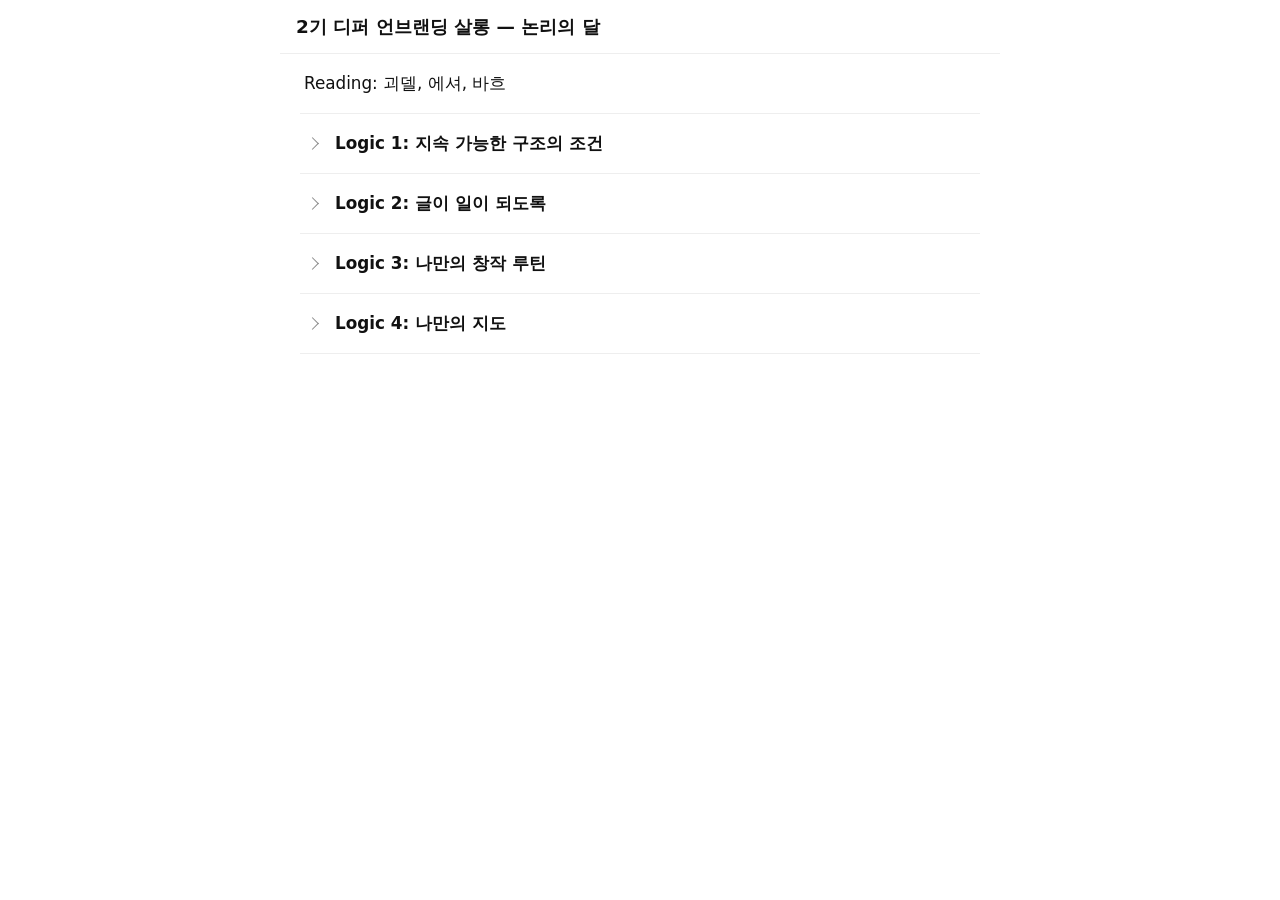
<file: index.html>
<!doctype html>
<html lang="ko">
<head>
  <meta charset="utf-8">
  <meta name="viewport" content="width=device-width, initial-scale=1">
  <title>강의 영상 게시판</title>
  <link rel="stylesheet" href="style.css">
</head>
<body>
  <header class="bar">
    <a id="back" class="icon" href="#" aria-label="목록으로" hidden>
      <svg viewBox="0 0 24 24"><path d="M20 12H5M11 5l-7 7 7 7"/></svg>
    </a>
    <h1 id="board" class="board">강의 영상 게시판</h1>
    <button id="done" class="icon check" type="button" aria-label="시청 완료 표시" aria-pressed="false" hidden>
      <svg viewBox="0 0 24 24"><rect x="3" y="3" width="18" height="18" rx="5"/><path class="tick" d="M8 12.5l3 3 5-6"/></svg>
    </button>
  </header>

  <main>
    <!-- 목록 -->
    <ul id="list" class="list"></ul>

    <!-- 글 보기 -->
    <article id="post" hidden>
      <h2 id="post-title" class="title"></h2>
      <div id="post-body" class="body"></div>
      <nav class="prevnext">
        <a id="prev" href="#">‹&nbsp; 이전</a>
        <a id="next" href="#">다음 &nbsp;›</a>
      </nav>
    </article>

    <p id="error" class="error" hidden></p>
  </main>

  <script src="app.js"></script>
</body>
</html>
</file>
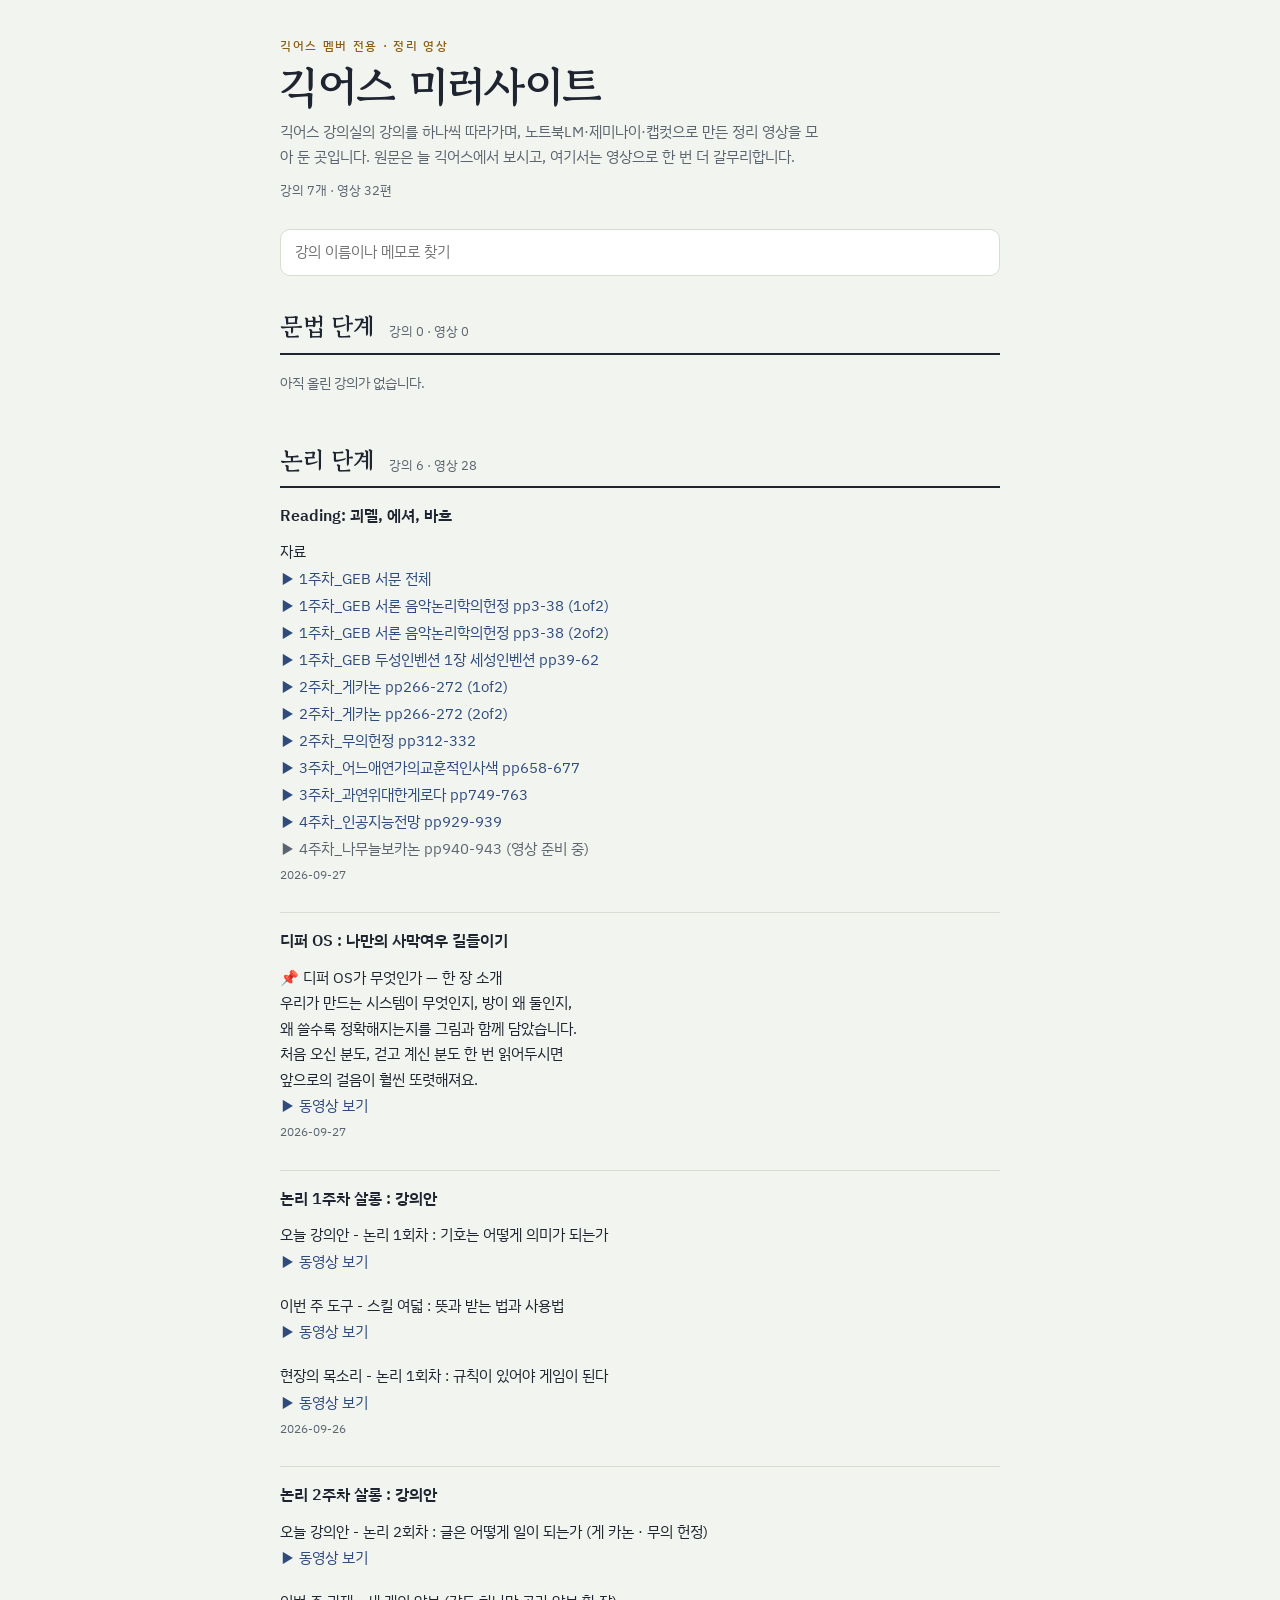
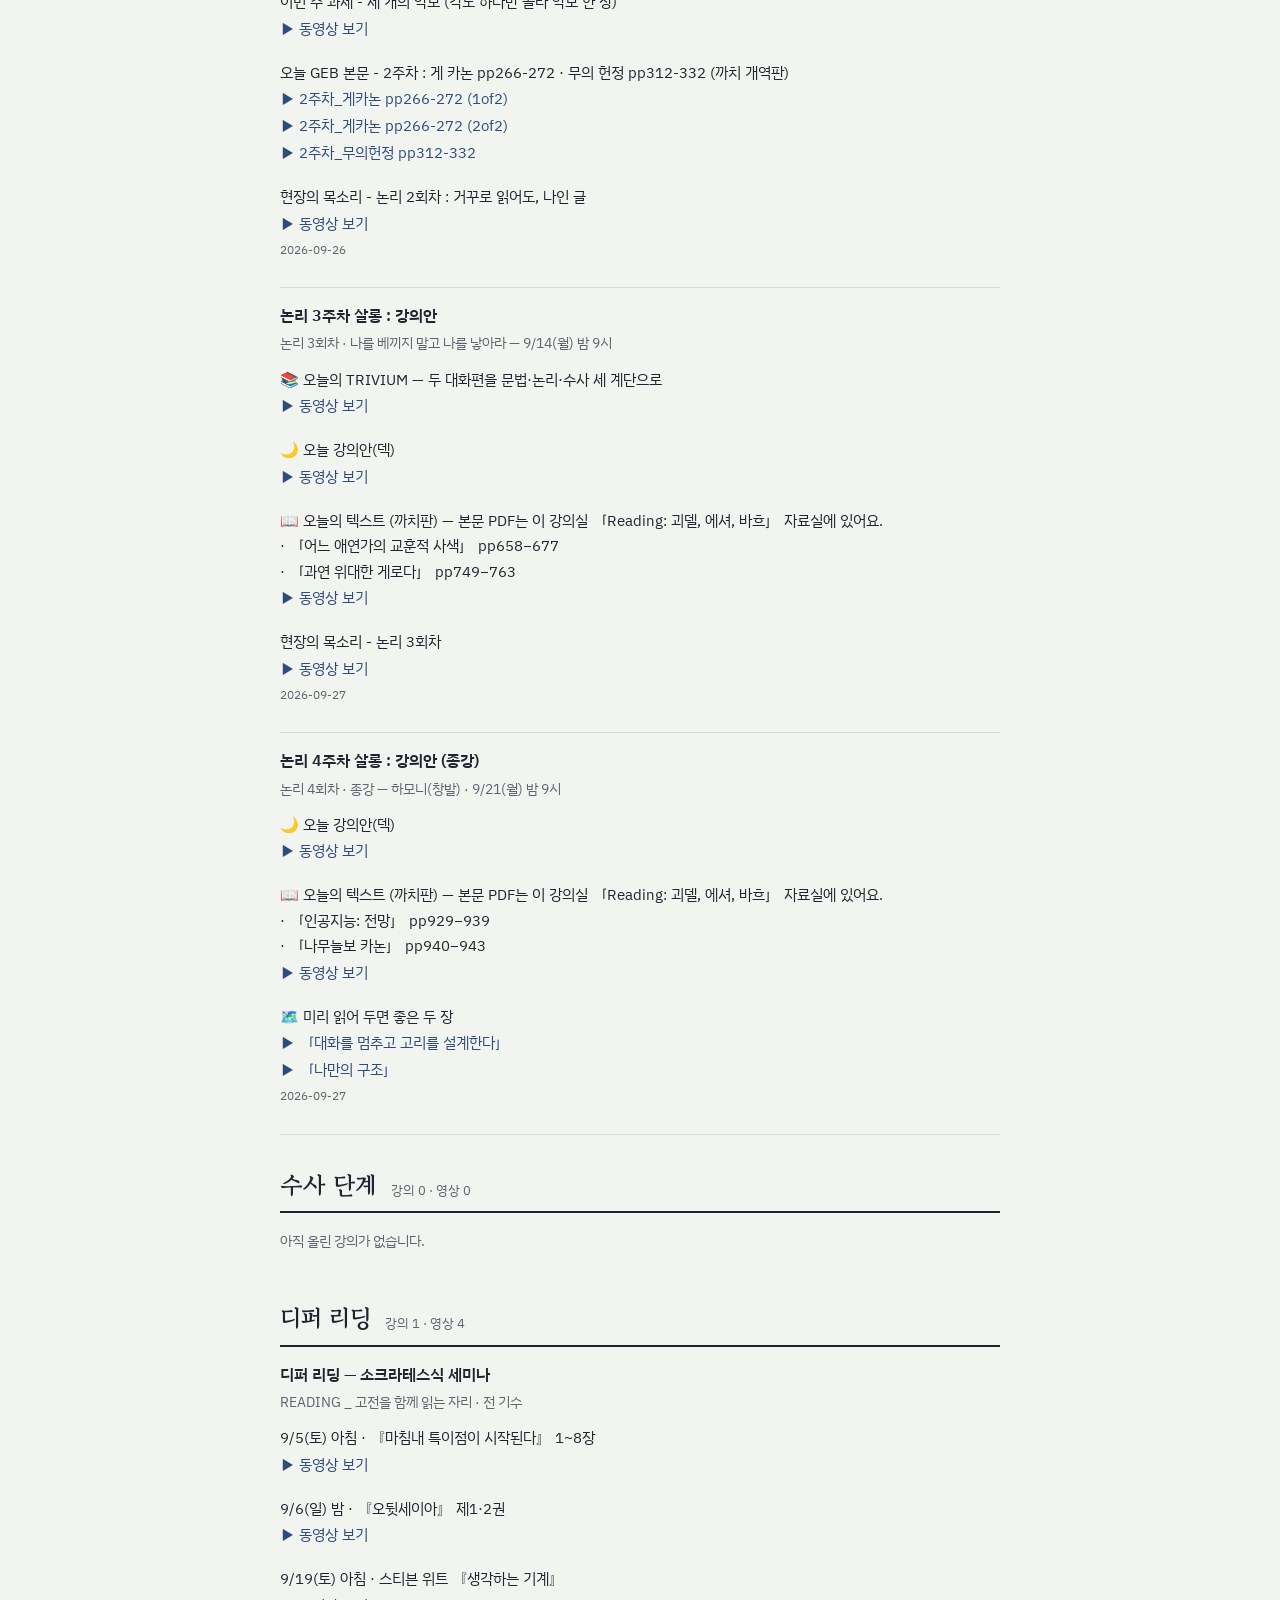
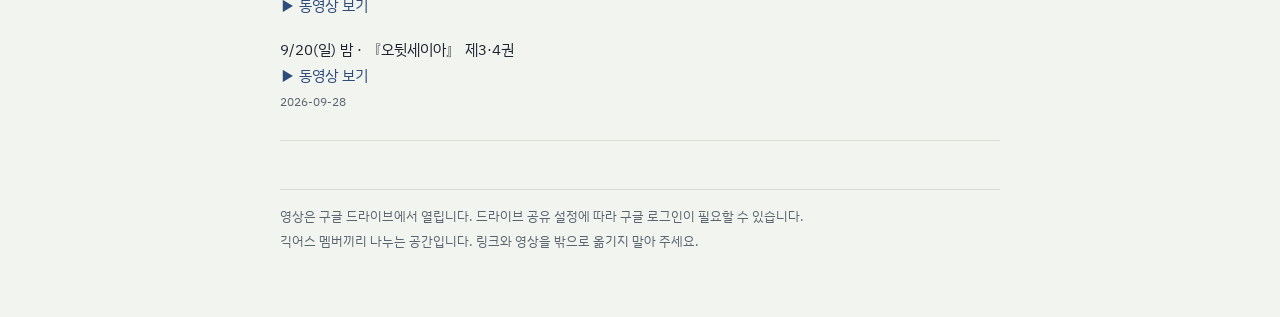
<file: backup/geekus-mirror/index.html>
<!doctype html><html><head><meta charset=utf8><meta name=viewport content="width=device-width,initial-scale=1,viewport-fit=cover"><style>:root{color-scheme:light;box-sizing:border-box;padding-top:env(safe-area-inset-top,0px);padding-bottom:env(safe-area-inset-bottom,0px)}html{scroll-padding-top:env(safe-area-inset-top,0px)}body{margin:0;padding:0;font:14px -apple-system,BlinkMacSystemFont,sans-serif;background:#faf9f5;color:#141413}img{max-width:100%}[hidden]:not([hidden=until-found i]){display:none!important}</style></head><body>
<title>긱어스 미러사이트</title>
<link rel="stylesheet" href="https://fonts.googleapis.com/css2?family=Gowun+Batang:wght@400;700&family=IBM+Plex+Sans+KR:wght@400;500;600&display=swap">
<style id="galmuri-style">
:root{
  --bg:#F2F4EF; --surface:#FFFFFF; --ink:#1E2530; --muted:#5B6570; --line:#D8DDD4;
  --accent:#2E4B7C; --accent-ink:#FFFFFF; --accent-soft:#E3E9F3;
  --grain:#8A5E14; --grain-bg:#F3E7CD; --danger:#A33A2E; --focus:#2E4B7C;
  --serif:"Gowun Batang","Nanum Myeongjo","Batang",serif;
  --sans:"IBM Plex Sans KR","Malgun Gothic","Apple SD Gothic Neo",system-ui,sans-serif;
  padding-top:env(safe-area-inset-top,0px); padding-bottom:env(safe-area-inset-bottom,0px);
}
@media (prefers-color-scheme: dark){
  :root:not([data-theme="light"]){
    --bg:#12161C; --surface:#1A2029; --ink:#E6E9ED; --muted:#9BA4AF; --line:#2B333E;
    --accent:#93B2E8; --accent-ink:#0F1720; --accent-soft:#1F2B40;
    --grain:#E2B862; --grain-bg:#36301F; --danger:#E88C80; --focus:#93B2E8;
    color-scheme:dark;
  }
}
:root[data-theme="dark"]{
  --bg:#12161C; --surface:#1A2029; --ink:#E6E9ED; --muted:#9BA4AF; --line:#2B333E;
  --accent:#93B2E8; --accent-ink:#0F1720; --accent-soft:#1F2B40;
  --grain:#E2B862; --grain-bg:#36301F; --danger:#E88C80; --focus:#93B2E8;
  color-scheme:dark;
}
*{box-sizing:border-box}
[hidden]{display:none!important}
body{margin:0;background:var(--bg);color:var(--ink);font:15px/1.65 var(--sans);-webkit-font-smoothing:antialiased}
.wrap{max-width:760px;margin:0 auto;padding-inline:20px;padding-block:40px 64px}
a{color:var(--accent)}
button,input,textarea,select{font:inherit;color:inherit}
:focus-visible{outline:2px solid var(--focus);outline-offset:2px;border-radius:6px}

.head{display:grid;gap:10px;margin-bottom:28px}
.mark{font:500 12px/1 var(--sans);letter-spacing:.14em;color:var(--grain);text-transform:uppercase}
.head h1{font:700 44px/1.1 var(--serif);margin:0;letter-spacing:-.01em}
.head p{margin:0;color:var(--muted);max-width:60ch}
.tally{font-variant-numeric:tabular-nums;color:var(--muted);font-size:13px}

.bar{display:flex;flex-wrap:wrap;gap:10px;align-items:center;margin-bottom:24px}
.search{flex:1 1 220px;min-width:0;border:1px solid var(--line);background:var(--surface);border-radius:10px;padding:10px 14px}
.btn{border:1px solid var(--line);background:var(--surface);border-radius:10px;padding:9px 14px;cursor:pointer;white-space:nowrap;text-decoration:none;display:inline-flex;align-items:center;gap:6px;font-size:14px}
.btn:hover{border-color:var(--accent)}
.btn.primary{background:var(--accent);color:var(--accent-ink);border-color:var(--accent)}
.btn.video{background:var(--grain-bg);color:var(--grain);border-color:transparent;font-weight:600}
.btn.video:hover{border-color:var(--grain)}
.btn.ghost{background:transparent}
.btn.danger{color:var(--danger)}
.btn[disabled],.btn.off{opacity:.5;cursor:default;pointer-events:none}

.notice{border:1px dashed var(--grain);background:var(--grain-bg);color:var(--ink);border-radius:12px;padding:12px 14px;margin-bottom:20px;display:flex;flex-wrap:wrap;gap:10px;align-items:center;justify-content:space-between}
.notice span{flex:1 1 240px}

.group{margin-top:34px}
.ghead{display:flex;flex-wrap:wrap;align-items:baseline;gap:8px 14px;padding-bottom:10px;border-bottom:2px solid var(--ink)}
.ghead h2{font:700 24px/1.3 var(--serif);margin:0;text-wrap:balance}
.ghead .count{color:var(--muted);font-size:13px;font-variant-numeric:tabular-nums}
.ghead .tools{margin-left:auto;display:flex;gap:6px;flex-wrap:wrap}
.lecs{list-style:none;margin:0;padding:0}
.lec{display:grid;grid-template-columns:1fr;gap:10px;align-items:start;padding:16px 0;border-bottom:1px solid var(--line)}
.lec h3{font:600 16px/1.45 var(--sans);margin:0;text-wrap:balance}
.lec .memo{margin:4px 0 0;color:var(--muted);font-size:14px;white-space:pre-wrap;overflow-wrap:anywhere}
.lec .date{font-size:12px;color:var(--muted);font-variant-numeric:tabular-nums}
.lec .sample{display:inline-block;font-size:11px;letter-spacing:.06em;border:1px solid var(--line);border-radius:999px;padding:1px 8px;margin-left:6px;color:var(--muted);vertical-align:2px}
.acts{display:flex;gap:8px;flex-wrap:wrap;justify-content:flex-start}
.editbar .acts{justify-content:flex-end}
.empty{color:var(--muted);padding:16px 0;margin:0;font-size:14px}
.items{display:grid;gap:18px;margin-top:12px}
.item p{margin:0;font-size:15px;line-height:1.7;overflow-wrap:anywhere;white-space:pre-line}
.vlink{display:block;width:fit-content;max-width:100%;color:var(--accent);text-decoration:none;font-size:15px;line-height:1.8;overflow-wrap:anywhere}
.vlink:hover{text-decoration:underline}
.vlink.off{color:var(--muted)}

.form{background:var(--surface);border:1px solid var(--accent);border-radius:14px;padding:18px;margin:14px 0;display:grid;gap:12px}
.form label{display:grid;gap:4px;font-size:13px;color:var(--muted)}
.form input,.form textarea{border:1px solid var(--line);background:var(--bg);border-radius:8px;padding:9px 12px;font-size:15px;color:var(--ink);width:100%}
.form textarea{min-height:64px;resize:vertical}
.form .row{display:flex;gap:8px;flex-wrap:wrap;justify-content:flex-end}
.form .err{color:var(--danger);font-size:13px;margin:0}
.form .hint{font-size:12px;color:var(--muted)}
.form .ftitle{margin:0;font:700 18px/1.3 var(--serif);color:var(--ink)}
.form select{border:1px solid var(--line);background:var(--bg);border-radius:8px;padding:9px 12px;font-size:15px;color:var(--ink);width:100%}
.form textarea.body{min-height:180px}
.lec .memo.clamp{display:-webkit-box;-webkit-line-clamp:3;-webkit-box-orient:vertical;overflow:hidden}
.more{border:0;background:none;padding:2px 0;color:var(--accent);cursor:pointer;font-size:13px;display:block}

.editbar{position:sticky;bottom:calc(env(safe-area-inset-bottom,0px) + 12px);margin-top:28px;background:var(--ink);color:var(--bg);border-radius:14px;padding:12px 14px;display:flex;flex-wrap:wrap;gap:10px;align-items:center;justify-content:space-between}
.editbar span{font-size:14px}
.editbar .btn{background:var(--bg);color:var(--ink);border-color:transparent}
.editbar .btn.primary{background:var(--grain-bg);color:var(--grain);font-weight:600}

.foot{margin-top:48px;padding-top:16px;border-top:1px solid var(--line);color:var(--muted);font-size:13px;display:grid;gap:4px}
.toast{position:fixed;left:50%;transform:translateX(-50%);bottom:calc(env(safe-area-inset-bottom,0px) + 80px);background:var(--ink);color:var(--bg);padding:10px 16px;border-radius:10px;font-size:14px;max-width:calc(100% - 32px)}

@media (max-width:560px){
  .head h1{font-size:36px}
  .lec{grid-template-columns:1fr}
  .acts{justify-content:flex-start}
  .ghead .tools{margin-left:0}
}
@media (prefers-reduced-motion: no-preference){
  .btn{transition:border-color .15s}
}
</style>

<main id="root" class="wrap"></main>
<div id="toast" class="toast" role="status" hidden></div>

<script type="application/json" id="galmuri-data">{"intro":"긱어스 강의실의 강의를 하나씩 따라가며, 노트북LM·제미나이·캡컷으로 만든 정리 영상을 모아 둔 곳입니다. 원문은 늘 긱어스에서 보시고, 여기서는 영상으로 한 번 더 갈무리합니다.","groups":[{"id":"g-grammar","name":"문법 단계","lectures":[]},{"id":"g-logic","name":"논리 단계","lectures":[{"id":"l-geb-reading","title":"Reading: 괴델, 에셔, 바흐","geekus":"","video":"","memo":"","date":"2026-09-27","items":[{"text":"자료","links":[{"label":"▶ 1주차_GEB 서문 전체","url":"https://drive.google.com/file/d/1EcF0VAhT7MotRtCX_yKBfpV9RUR7kwFw/view?usp=drivesdk"},{"label":"▶ 1주차_GEB 서론 음악논리학의헌정 pp3-38 (1of2)","url":"https://drive.google.com/file/d/1EWtO22sNHYrmwdDIgU6R3stK2jyC7Kfw/view?usp=drivesdk"},{"label":"▶ 1주차_GEB 서론 음악논리학의헌정 pp3-38 (2of2)","url":"https://drive.google.com/file/d/1EcF0VAhT7MotRtCX_yKBfpV9RUR7kwFw/view?usp=drivesdk"},{"label":"▶ 1주차_GEB 두성인벤션 1장 세성인벤션 pp39-62","url":"https://drive.google.com/file/d/1F0I-8b_Q1jNLg9ckBByxLK2ztxHOqQWy/view?usp=drivesdk"},{"label":"▶ 2주차_게카논 pp266-272 (1of2)","url":"https://drive.google.com/file/d/1HbRf_QlI1dgPjkU51TX1PNe_uSR1Kc-C/view?usp=drivesdk"},{"label":"▶ 2주차_게카논 pp266-272 (2of2)","url":"https://drive.google.com/file/d/1QiWfVAqc_iv6GVu0-E8jsqY8ZbZoepmn/view?usp=drivesdk"},{"label":"▶ 2주차_무의헌정 pp312-332","url":"https://drive.google.com/file/d/1lGAu0QmHbJ2XS2vqrsrnllQkBagVouJ3/view?usp=drivesdk"},{"label":"▶ 3주차_어느애연가의교훈적인사색 pp658-677","url":"https://drive.google.com/file/d/1IRqoPjOLFBTIjCDQ0Z7lbzz6FywJ_I2J/view?usp=drivesdk"},{"label":"▶ 3주차_과연위대한게로다 pp749-763","url":"https://drive.google.com/file/d/1OQgG4uUIUOShVRVLhUvjnBuHOhgDlTjF/view?usp=drivesdk"},{"label":"▶ 4주차_인공지능전망 pp929-939","url":"https://drive.google.com/file/d/1efjF1tLbj2AgY_2Jq3VouEE44DjnVonJ/view?usp=drivesdk"},{"label":"▶ 4주차_나무늘보카논 pp940-943","url":""}]}]},{"id":"l-deeper-os","title":"디퍼 OS : 나만의 사막여우 길들이기","geekus":"","video":"","memo":"","date":"2026-09-27","items":[{"text":"📌 디퍼 OS가 무엇인가 — 한 장 소개\n우리가 만드는 시스템이 무엇인지, 방이 왜 둘인지,\n왜 쓸수록 정확해지는지를 그림과 함께 담았습니다.\n처음 오신 분도, 걷고 계신 분도 한 번 읽어두시면\n앞으로의 걸음이 훨씬 또렷해져요.","links":[{"label":"▶ 동영상 보기","url":"https://drive.google.com/file/d/1ygRunrRsjFQpmvyiZoyRaROsV32aZ0lh/view?usp=drivesdk"}]}]},{"id":"l-logic-01-post","title":"논리 1주차 살롱 : 강의안","geekus":"","video":"","memo":"","date":"2026-09-26","items":[{"text":"오늘 강의안 - 논리 1회차 : 기호는 어떻게 의미가 되는가","links":[{"label":"▶ 동영상 보기","url":"https://drive.google.com/file/d/1NTkwnGQ1QyQzlWARNPb5oRdnI8vsv6bT/view?usp=drivesdk"}]},{"text":"이번 주 도구 - 스킬 여덟 : 뜻과 받는 법과 사용법","links":[{"label":"▶ 동영상 보기","url":"https://drive.google.com/file/d/1XxzuEVHUfdF3hCcK1CgITeGQMS8m7k0J/view?usp=sharing"}]},{"text":"현장의 목소리 - 논리 1회차 : 규칙이 있어야 게임이 된다","links":[{"label":"▶ 동영상 보기","url":"https://drive.google.com/file/d/1XhUKS8H1oxOafOH_i54yzQR1WpeNw75_/view?usp=sharing"}]}]},{"id":"l-logic-02-post","title":"논리 2주차 살롱 : 강의안","geekus":"","video":"","memo":"","date":"2026-09-26","items":[{"text":"오늘 강의안 - 논리 2회차 : 글은 어떻게 일이 되는가 (게 카논 · 무의 헌정)","links":[{"label":"▶ 동영상 보기","url":"https://drive.google.com/file/d/1lb7sJuMhmiblDm2rHUy0Kp5bNUTA6tcK/view?usp=drivesdk"}]},{"text":"이번 주 과제 - 세 개의 악보 (각도 하나만 골라 악보 한 장)","links":[{"label":"▶ 동영상 보기","url":"https://drive.google.com/file/d/1HbRf_QlI1dgPjkU51TX1PNe_uSR1Kc-C/view?usp=drivesdk"}]},{"text":"오늘 GEB 본문 - 2주차 : 게 카논 pp266-272 · 무의 헌정 pp312-332 (까치 개역판)","links":[{"label":"▶ 2주차_게카논 pp266-272 (1of2)","url":"https://drive.google.com/file/d/1HbRf_QlI1dgPjkU51TX1PNe_uSR1Kc-C/view?usp=drivesdk"},{"label":"▶ 2주차_게카논 pp266-272 (2of2)","url":"https://drive.google.com/file/d/1QiWfVAqc_iv6GVu0-E8jsqY8ZbZoepmn/view?usp=drivesdk"},{"label":"▶ 2주차_무의헌정 pp312-332","url":"https://drive.google.com/file/d/1lGAu0QmHbJ2XS2vqrsrnllQkBagVouJ3/view?usp=drivesdk"}]},{"text":"현장의 목소리 - 논리 2회차 : 거꾸로 읽어도, 나인 글","links":[{"label":"▶ 동영상 보기","url":"https://drive.google.com/file/d/1iJD98mLbucILjgHeGk1CPrIJ9ljEx9eo/view?usp=drivesdk"}]}]},{"id":"l-logic-03-post","title":"논리 3주차 살롱 : 강의안","geekus":"","video":"","memo":"논리 3회차 · 나를 베끼지 말고 나를 낳아라 — 9/14(월) 밤 9시","date":"2026-09-27","items":[{"text":"📚 오늘의 TRIVIUM — 두 대화편을 문법·논리·수사 세 계단으로","links":[{"label":"▶ 동영상 보기","url":"https://drive.google.com/file/d/1i71UmniPt9dDAS2--mRKI9CJPVhKviUI/view?usp=drivesdk"}]},{"text":"🌙 오늘 강의안(덱)","links":[{"label":"▶ 동영상 보기","url":"https://drive.google.com/file/d/1QY4o0mwJK8wdBYhIiX4LmbviYIlYZQZ1/view?usp=drivesdk"}]},{"text":"📖 오늘의 텍스트 (까치판) — 본문 PDF는 이 강의실 「Reading: 괴델, 에셔, 바흐」 자료실에 있어요.\n· 「어느 애연가의 교훈적 사색」 pp658−677\n· 「과연 위대한 게로다」 pp749−763","links":[{"label":"▶ 동영상 보기","url":"https://drive.google.com/file/d/1LAIE55fmIJfNYmTeMQ2oZtMNRV3ZG1An/view?usp=drivesdk"}]},{"text":"현장의 목소리 - 논리 3회차","links":[{"label":"▶ 동영상 보기","url":"https://drive.google.com/file/d/1hQmLHXlYum0ftARukSiOjlihC81Gr8ZX/view?usp=drivesdk"}]}]},{"id":"l-logic-04-post","title":"논리 4주차 살롱 : 강의안 (종강)","geekus":"","video":"","memo":"논리 4회차 · 종강 — 하모니(창발) · 9/21(월) 밤 9시","date":"2026-09-27","items":[{"text":"🌙 오늘 강의안(덱)","links":[{"label":"▶ 동영상 보기","url":"https://drive.google.com/file/d/1RgdZ_AQw70-eUYSFSuYAFdYnH3EKLL2l/view?usp=drivesdk"}]},{"text":"📖 오늘의 텍스트 (까치판) — 본문 PDF는 이 강의실 「Reading: 괴델, 에셔, 바흐」 자료실에 있어요.\n· 「인공지능: 전망」 pp929−939\n· 「나무늘보 카논」 pp940−943","links":[{"label":"▶ 동영상 보기","url":"https://drive.google.com/file/d/1eda7bdO2_qfmvXVvE0fWkblaxealttct/view?usp=drivesdk"}]},{"text":"🗺️ 미리 읽어 두면 좋은 두 장","links":[{"label":"▶ 「대화를 멈추고 고리를 설계한다」","url":"https://drive.google.com/file/d/1USg7QmYLUPdQVE17k0Flbn0-BuPeSpZR/view?usp=drivesdk"},{"label":"▶ 「나만의 구조」","url":"https://drive.google.com/file/d/1yI7jsmcs_tjrbAsYfqpZzTMjuAIrcaZY/view?usp=drivesdk"}]}]}]},{"id":"g-rhetoric","name":"수사 단계","lectures":[]},{"id":"g-deeper-reading","name":"디퍼 리딩","lectures":[{"id":"l-deeper-reading","title":"디퍼 리딩 — 소크라테스식 세미나","geekus":"","video":"","memo":"READING _ 고전을 함께 읽는 자리 · 전 기수","date":"2026-09-28","items":[{"text":"9/5(토) 아침 · 『마침내 특이점이 시작된다』 1~8장","links":[{"label":"▶ 동영상 보기","url":"https://drive.google.com/file/d/1rV7YMmREF1x9_eQmRMgn0BOnAfkoPagh/view?usp=drivesdk"}]},{"text":"9/6(일) 밤 · 『오뒷세이아』 제1·2권","links":[{"label":"▶ 동영상 보기","url":"https://drive.google.com/file/d/1U-5yHAG6Bsa_jIbcAh8-EVOW5VOVVB3c/view?usp=drivesdk"}]},{"text":"9/19(토) 아침 · 스티븐 위트 『생각하는 기계』","links":[{"label":"▶ 동영상 보기","url":"https://drive.google.com/file/d/1uSq20LQDfDAA__InZbrTQQjeHr05yOS4/view?usp=drivesdk"}]},{"text":"9/20(일) 밤 · 『오뒷세이아』 제3·4권","links":[{"label":"▶ 동영상 보기","url":"https://drive.google.com/file/d/17OCtFPUnyFPTnuqD1CUeOlXkiih5WFH1/view?usp=drivesdk"}]}]}]}]}</script>

<script id="galmuri-main">
(function(){
  var FONT = '<link rel="stylesheet" href="https://fonts.googleapis.com/css2?family=Gowun+Batang:wght@400;700&family=IBM+Plex+Sans+KR:wght@400;500;600&display=swap">';
  var STASH = 'galmuri-draft';
  var saved = JSON.parse(document.getElementById('galmuri-data').textContent);
  var state = clone(saved);
  var canEdit = false, editing = false, query = '';
  var form = null;        // {gid, lid|null, kind:'lec'|'group'}
  var confirmDel = null;  // key awaiting second click
  var formErr = '';
  var draftFound = null;
  var expanded = {};      // lecture id -> body shown in full (this viewer only)
  var root = document.getElementById('root');

  function clone(o){ return JSON.parse(JSON.stringify(o)); }
  function esc(s){ return String(s == null ? '' : s).replace(/[&<>"']/g, function(c){ return {'&':'&amp;','<':'&lt;','>':'&gt;','"':'&quot;',"'":'&#39;'}[c]; }); }
  function isHttps(u){ return /^https:\/\//i.test(u || ''); }
  function uid(p){ return p + Date.now().toString(36) + Math.random().toString(36).slice(2,6); }
  function today(){ var d = new Date(); return d.getFullYear() + '-' + String(d.getMonth()+1).padStart(2,'0') + '-' + String(d.getDate()).padStart(2,'0'); }
  function dirty(){ return JSON.stringify(state) !== JSON.stringify(saved); }
  function findGroup(gid){ return state.groups.filter(function(g){ return g.id === gid; })[0]; }
  function toast(msg){
    var t = document.getElementById('toast'); t.textContent = msg; t.hidden = false;
    clearTimeout(toast._t); toast._t = setTimeout(function(){ t.hidden = true; }, 3200);
  }

  try {
    var d = sessionStorage.getItem(STASH);
    if (d) { if (d === JSON.stringify(saved)) sessionStorage.removeItem(STASH); else draftFound = JSON.parse(d); }
  } catch (e) {}

  function vids(l){
    if (!l.items) return isHttps(l.video) ? 1 : 0;
    var n = 0; l.items.forEach(function(it){ (it.links || []).forEach(function(k){ if (isHttps(k.url)) n++; }); }); return n;
  }
  function itemsHtml(l){
    return '<div class="items">' + l.items.map(function(it){
      return '<div class="item"><p>' + esc(it.text) + '</p>' + (it.links || []).map(function(k){
        return isHttps(k.url) ? '<a class="vlink" href="' + esc(k.url) + '" target="_blank" rel="noopener">' + esc(k.label) + '</a>' : '<span class="vlink off">' + esc(k.label) + ' (영상 준비 중)</span>';
      }).join('') + '</div>';
    }).join('') + '</div>';
  }

  function matches(l){
    if (!query) return true;
    var q = query.toLowerCase();
    return (l.title + ' ' + (l.memo || '') + ' ' + (l.items || []).map(function(it){ return it.text; }).join(' ')).toLowerCase().indexOf(q) !== -1;
  }

  function lecForm(gid, l){
    var isNew = !l;
    l = l || {title:'', geekus:'', video:'', memo:''};
    var opts = state.groups.map(function(g){
      return '<option value="' + esc(g.id) + '"' + (g.id === gid ? ' selected' : '') + '>' + esc(g.name) + '</option>';
    }).join('');
    return '<div class="form" data-form>' +
      '<p class="ftitle">' + (isNew ? '✏️ 새 글쓰기' : '✏️ 글 고치기') + '</p>' +
      '<label>제목<input id="f-title" value="' + esc(l.title) + '" placeholder="예: 논리 3주차 — 원천을 설계도로"></label>' +
      '<label>단원<select id="f-group">' + opts + '</select></label>' +
      '<label>본문<textarea id="f-memo" class="body" placeholder="이 영상에서 다룬 내용, 볼 점, 만든 도구(노트북LM·제미나이·캡컷) 등을 자유롭게 적어 주세요.">' + esc(l.memo) + '</textarea></label>' +
      '<label>🎬 동영상 링크 (구글 드라이브)<input id="f-video" value="' + esc(l.video) + '" placeholder="https://drive.google.com/file/d/…/view"></label>' +
      '<span class="hint">① 드라이브에 영상 올리기 → ② 영상 오른쪽 클릭 → 공유 → <b>링크 복사</b> → ③ 여기에 붙여 넣기. 비워 두면 “영상 준비 중”으로 보입니다.</span>' +
      '<label>긱어스 원문 링크 (선택)<input id="f-geekus" value="' + esc(l.geekus) + '" placeholder="https://… 긱어스 강의 주소"></label>' +
      (formErr ? '<p class="err">' + esc(formErr) + '</p>' : '') +
      '<div class="row"><button class="btn ghost" data-act="cancel">취소</button><button class="btn primary" data-act="save-lec" data-g="' + esc(gid) + '">' + (isNew ? '글 올리기' : '고친 내용 넣기') + '</button></div>' +
    '</div>';
  }

  function groupForm(g){
    return '<div class="form" data-form>' +
      '<label>단원 이름<input id="f-gname" value="' + esc(g ? g.name : '') + '" placeholder="예: 논리 단계"></label>' +
      (formErr ? '<p class="err">' + esc(formErr) + '</p>' : '') +
      '<div class="row"><button class="btn ghost" data-act="cancel">취소</button><button class="btn primary" data-act="save-group">넣기</button></div>' +
    '</div>';
  }

  function render(){
    var total = 0, withVideo = 0;
    state.groups.forEach(function(g){ g.lectures.forEach(function(l){ total++; withVideo += vids(l); }); });

    var h = '';
    h += '<header class="head"><span class="mark">긱어스 멤버 전용 · 정리 영상</span><h1>긱어스 미러사이트</h1>' +
         '<p>' + esc(state.intro) + '</p>' +
         '<span class="tally">강의 ' + total + '개 · 영상 ' + withVideo + '편</span></header>';

    if (canEdit && draftFound && !editing) {
      h += '<div class="notice"><span>저장하지 못한 편집이 이 브라우저에 남아 있습니다.</span>' +
           '<button class="btn" data-act="restore">불러오기</button><button class="btn ghost" data-act="drop-draft">버리기</button></div>';
    }

    h += '<div class="bar"><input id="q" class="search" type="search" placeholder="강의 이름이나 메모로 찾기" value="' + esc(query) + '" aria-label="강의 찾기">';
    if (canEdit) {
      h += '<button class="btn primary" data-act="write">✏️ 글쓰기</button>';
      h += editing ? '<button class="btn" data-act="add-group">＋ 단원 추가</button>' : '<button class="btn" data-act="edit-on">편집하기</button>';
    }
    h += '</div>';

    if (editing && form && form.kind === 'group' && !form.gid) h += groupForm(null);
    if (editing && form && form.kind === 'lec' && !form.lid && form.top) h += lecForm(form.gid, null);

    state.groups.forEach(function(g, gi){
      var shown = g.lectures.filter(matches);
      if (query && !shown.length && !editing) return;
      var nv = g.lectures.reduce(function(a, l){ return a + vids(l); }, 0);
      h += '<section class="group"><div class="ghead"><h2>' + esc(g.name) + '</h2><span class="count">강의 ' + g.lectures.length + ' · 영상 ' + nv + '</span>';
      if (editing) {
        var dk = 'g:' + g.id;
        h += '<div class="tools">' +
          (gi > 0 ? '<button class="btn ghost" data-act="g-up" data-g="' + esc(g.id) + '" aria-label="위로">↑</button>' : '') +
          '<button class="btn ghost" data-act="rename-group" data-g="' + esc(g.id) + '">이름 바꾸기</button>' +
          '<button class="btn ghost danger" data-act="del-group" data-g="' + esc(g.id) + '">' + (confirmDel === dk ? '정말 지울까요?' : '단원 지우기') + '</button>' +
          '<button class="btn" data-act="add-lec" data-g="' + esc(g.id) + '">✏️ 이 단원에 글쓰기</button></div>';
      }
      h += '</div>';
      if (editing && form && form.kind === 'group' && form.gid === g.id) h += groupForm(g);
      if (editing && form && form.kind === 'lec' && form.gid === g.id && !form.lid && !form.top) h += lecForm(g.id, null);

      if (!shown.length) h += '<p class="empty">' + (query ? '찾는 강의가 없습니다.' : '아직 올린 강의가 없습니다.') + '</p>';
      h += '<ul class="lecs">';
      shown.forEach(function(l, li){
        if (editing && form && form.kind === 'lec' && form.lid === l.id) { h += '<li>' + lecForm(g.id, l) + '</li>'; return; }
        var dk = 'l:' + l.id;
        var long = (l.memo || '').length > 140 || (l.memo || '').split('\n').length > 3;
        var open = expanded[l.id];
        h += '<li class="lec"><div><h3>' + esc(l.title) + (l.sample ? '<span class="sample">예시</span>' : '') + '</h3>' +
             (l.memo ? '<p class="memo' + (long && !open ? ' clamp' : '') + '">' + esc(l.memo) + '</p>' : '') +
             (long ? '<button class="more" data-act="more" data-l="' + esc(l.id) + '">' + (open ? '접기' : '더 보기') + '</button>' : '') +
             (l.items ? itemsHtml(l) : '') +
             (l.date ? '<span class="date">' + esc(l.date) + '</span>' : '') + '</div><div class="acts">';
        if (editing) {
          if (li > 0 && !query) h += '<button class="btn ghost" data-act="l-up" data-g="' + esc(g.id) + '" data-l="' + esc(l.id) + '" aria-label="위로">↑</button>';
          h += '<button class="btn ghost" data-act="edit-lec" data-g="' + esc(g.id) + '" data-l="' + esc(l.id) + '">고치기</button>' +
               '<button class="btn ghost danger" data-act="del-lec" data-g="' + esc(g.id) + '" data-l="' + esc(l.id) + '">' + (confirmDel === dk ? '정말 지울까요?' : '지우기') + '</button>';
        } else if (!l.items) {
          h += isHttps(l.video) ? '<a class="btn video" href="' + esc(l.video) + '" target="_blank" rel="noopener">▶ 동영상 보기</a>' : '<span class="btn off">영상 준비 중</span>';
          if (isHttps(l.geekus)) h += '<a class="btn" href="' + esc(l.geekus) + '" target="_blank" rel="noopener">긱어스 원문</a>';
        }
        h += '</div></li>';
      });
      h += '</ul></section>';
    });

    if (editing) {
      h += '<div class="editbar"><span>' + (dirty() ? '바뀐 내용이 있습니다. 저장해야 멤버들에게 보입니다.' : '편집 중 — 아직 바뀐 것이 없습니다.') + '</span>' +
           '<span class="acts"><button class="btn" data-act="edit-off">' + (dirty() ? '바뀐 것 버리기' : '편집 마치기') + '</button>' +
           '<button class="btn primary" data-act="publish"' + (dirty() ? '' : ' disabled') + '>저장하고 게시</button></span></div>';
    }

    h += '<footer class="foot"><span>영상은 구글 드라이브에서 열립니다. 드라이브 공유 설정에 따라 구글 로그인이 필요할 수 있습니다.</span>' +
         '<span>긱어스 멤버끼리 나누는 공간입니다. 링크와 영상을 밖으로 옮기지 말아 주세요.</span></footer>';

    var focusId = document.activeElement && document.activeElement.id;
    var caret = focusId === 'q' ? document.activeElement.selectionStart : null;
    root.innerHTML = h;
    if (focusId === 'q') { var q = document.getElementById('q'); q.focus(); try { q.setSelectionRange(caret, caret); } catch (e) {} }
    var first = root.querySelector('[data-form] input');
    if (first && focusId !== 'q' && render._focusForm) { first.focus(); render._focusForm = false; }
  }

  function openForm(f){ form = f; formErr = ''; confirmDel = null; render._focusForm = true; render(); }

  root.addEventListener('input', function(e){ if (e.target.id === 'q') { query = e.target.value.trim(); render(); } });

  root.addEventListener('click', function(e){
    var b = e.target.closest('[data-act]'); if (!b) return;
    var act = b.getAttribute('data-act'), gid = b.getAttribute('data-g'), lid = b.getAttribute('data-l');
    var g = gid ? findGroup(gid) : null;
    if (act !== 'del-lec' && act !== 'del-group') confirmDel = null;

    if (act === 'more') { expanded[lid] = !expanded[lid]; render(); }
    else if (act === 'write') {
      if (!state.groups.length) { editing = true; openForm({kind:'group', gid:null}); toast('먼저 단원을 하나 만들어 주세요.'); return; }
      editing = true; openForm({kind:'lec', gid:state.groups[0].id, lid:null, top:true});
    }
    else if (act === 'edit-on') { editing = true; render(); }
    else if (act === 'edit-off') { state = clone(saved); editing = false; form = null; render(); }
    else if (act === 'add-group') openForm({kind:'group', gid:null});
    else if (act === 'rename-group') openForm({kind:'group', gid:gid});
    else if (act === 'add-lec') openForm({kind:'lec', gid:gid, lid:null});
    else if (act === 'edit-lec') openForm({kind:'lec', gid:gid, lid:lid});
    else if (act === 'cancel') { form = null; formErr = ''; render(); }
    else if (act === 'save-group') {
      var name = document.getElementById('f-gname').value.trim();
      if (!name) { formErr = '단원 이름을 적어 주세요.'; render(); return; }
      if (form.gid) findGroup(form.gid).name = name; else state.groups.push({id:uid('g'), name:name, lectures:[]});
      form = null; formErr = ''; render();
    }
    else if (act === 'save-lec') {
      var v = {
        title: document.getElementById('f-title').value.trim(),
        geekus: document.getElementById('f-geekus').value.trim(),
        video: document.getElementById('f-video').value.trim(),
        memo: document.getElementById('f-memo').value.trim()
      };
      var target = findGroup(document.getElementById('f-group').value) || g;
      if (!v.title) formErr = '제목을 적어 주세요.';
      else if (v.geekus && !isHttps(v.geekus)) formErr = '긱어스 링크는 https:// 로 시작해야 합니다.';
      else if (v.video && !isHttps(v.video)) formErr = '영상 링크는 https:// 로 시작해야 합니다. 드라이브의 “링크 복사”를 그대로 붙여 넣으세요.';
      else formErr = '';
      if (formErr) {
        render();
        ['title','geekus','video','memo'].forEach(function(k){ var el = document.getElementById('f-' + k); if (el) { if (el.tagName === 'TEXTAREA') el.textContent = v[k]; el.value = v[k]; } });
        var sel = document.getElementById('f-group'); if (sel) sel.value = target.id;
        return;
      }
      if (form.lid) {
        var l = g.lectures.filter(function(x){ return x.id === form.lid; })[0];
        l.title = v.title; l.geekus = v.geekus; l.video = v.video; l.memo = v.memo; delete l.sample;
        if (target !== g) { g.lectures = g.lectures.filter(function(x){ return x.id !== l.id; }); target.lectures.push(l); }
      } else {
        v.id = uid('l'); v.date = today(); target.lectures.push(v);
      }
      form = null; render();
      toast('글을 넣었습니다. 아래 “저장하고 게시”를 눌러야 멤버들에게 보입니다.');
    }
    else if (act === 'del-lec') {
      if (confirmDel !== 'l:' + lid) { confirmDel = 'l:' + lid; render(); return; }
      g.lectures = g.lectures.filter(function(x){ return x.id !== lid; }); confirmDel = null; render();
    }
    else if (act === 'del-group') {
      if (confirmDel !== 'g:' + gid) { confirmDel = 'g:' + gid; render(); return; }
      state.groups = state.groups.filter(function(x){ return x.id !== gid; }); confirmDel = null; render();
    }
    else if (act === 'g-up') {
      var i = state.groups.indexOf(g); if (i > 0) { state.groups.splice(i, 1); state.groups.splice(i - 1, 0, g); } render();
    }
    else if (act === 'l-up') {
      var j = -1; g.lectures.forEach(function(x, k){ if (x.id === lid) j = k; });
      if (j > 0) { var m = g.lectures.splice(j, 1)[0]; g.lectures.splice(j - 1, 0, m); } render();
    }
    else if (act === 'restore') { state = draftFound; draftFound = null; editing = true; render(); }
    else if (act === 'drop-draft') { draftFound = null; try { sessionStorage.removeItem(STASH); } catch (e2) {} render(); }
    else if (act === 'publish') publish();
  });

  function buildDoc(s){
    var css = document.getElementById('galmuri-style').textContent;
    var js = document.getElementById('galmuri-main').textContent;
    var data = JSON.stringify(s).replace(/</g, '\\u003c');
    return '<!doctype html>\n<html lang="ko"><head><meta charset="utf-8">' +
      '<meta name="viewport" content="width=device-width, initial-scale=1, viewport-fit=cover">' +
      '<title>긱어스 미러사이트</title>' + FONT +
      '<style id="galmuri-style">' + css + '</style></head><body>' +
      '<main id="root" class="wrap"></main><div id="toast" class="toast" role="status" hidden></div>' +
      '<script type="application/json" id="galmuri-data">' + data + '<\/script>' +
      '<script id="galmuri-main">' + js + '<\/script></body></html>';
  }

  function publish(){
    if (form) { toast('열려 있는 입력칸을 먼저 “넣기”나 “취소”로 닫아 주세요.'); return; }
    var btn = root.querySelector('[data-act="publish"]'); if (btn) { btn.disabled = true; btn.textContent = '저장하는 중…'; }
    var use = window.claude && window.claude.use;
    if (!use) { toast('이 화면에서는 저장할 수 없습니다.'); render(); return; }
    try { sessionStorage.setItem(STASH, JSON.stringify(state)); } catch (e) {}
    window.claude.use('artifact').then(function(art){
      if (!art) throw {code:'not_granted'};
      return art.publish(buildDoc(state));
    }).then(function(){
      toast('저장했습니다. 새 판으로 다시 불러옵니다.');
    }).catch(function(err){
      var c = err && err.code;
      if (c === 'conflict') { toast('다른 곳에서 먼저 저장되어 최신 판을 불러옵니다. 편집은 “불러오기”로 되살릴 수 있습니다.'); return; }
      if (c === 'not_writer' || c === 'not_granted' || c === 'not_declared' || c === 'consent_required' || c === 'capability_disabled') {
        canEdit = false; editing = false; toast('이 화면은 읽기 전용이라 저장할 수 없습니다.'); render(); return;
      }
      if (c === 'rate_limited') { toast('저장이 너무 잦습니다. 잠시 뒤 다시 눌러 주세요.'); render(); return; }
      toast('저장하지 못했습니다. 잠시 뒤 다시 눌러 주세요.'); render();
    });
  }

  render();

  if (window.claude && window.claude.use) {
    window.claude.use('user').then(function(u){ return u ? u.canEdit() : false; })
      .then(function(ok){ if (ok) { canEdit = true; render(); } })
      .catch(function(){});
  }
})();
</script>

</body></html>
</file>
<file: style.css>
:root { --bg: #fff; --fg: #111; --muted: #8a8a8a; --line: #eee; --link: #3b82e0; --done: #2e9e5b; }
@media (prefers-color-scheme: dark) {
  :root { --bg: #111; --fg: #eee; --muted: #888; --line: #262626; --link: #6ea8f5; --done: #4cc47c; }
}
* { box-sizing: border-box; }
[hidden] { display: none !important; }
body { margin: 0; background: var(--bg); color: var(--fg); font-family: -apple-system, system-ui, "Apple SD Gothic Neo", "Noto Sans KR", "Malgun Gothic", sans-serif; }
a { color: var(--link); text-decoration: none; }
main { max-width: 720px; margin: 0 auto; padding: 0 20px 48px; }

/* 상단 바 */
.bar { position: sticky; top: 0; z-index: 1; display: flex; align-items: center; gap: 12px; max-width: 720px; margin: 0 auto; padding: 14px 16px; background: var(--bg); border-bottom: 1px solid var(--line); }
.board { flex: 1; margin: 0; font-size: 1.15rem; font-weight: 700; white-space: nowrap; overflow: hidden; text-overflow: ellipsis; }
.icon { display: grid; place-items: center; width: 36px; height: 36px; padding: 0; border: 0; background: none; color: var(--fg); cursor: pointer; }
.icon svg { width: 26px; height: 26px; fill: none; stroke: currentColor; stroke-width: 2; stroke-linecap: round; stroke-linejoin: round; }
.check[aria-pressed="true"] { color: var(--done); }
.check[aria-pressed="false"] .tick { opacity: 0.25; }

/* 목록 */
.list { list-style: none; margin: 0; padding: 0; }
.list a { display: flex; align-items: center; gap: 12px; padding: 18px 4px; border-bottom: 1px solid var(--line); color: var(--fg); }
.list a:hover .t { text-decoration: underline; }
.list .t { flex: 1; font-size: 1.02rem; line-height: 1.5; }
.list .n { color: var(--muted); font-size: 0.85rem; min-width: 22px; }
.list .v { color: var(--muted); font-size: 0.8rem; white-space: nowrap; }
.list .ok { color: var(--done); font-weight: 700; }
.list ul { list-style: none; margin: 0; padding: 0 0 0 28px; }
.list .reading { padding: 18px 4px; border-bottom: 1px solid var(--line); font-size: 1.05rem; }
.list .reading a { display: inline; padding: 0; border: 0; color: var(--fg); }
.list summary { display: flex; align-items: center; gap: 12px; padding: 18px 4px; border-bottom: 1px solid var(--line); font-weight: 700; font-size: 1.05rem; cursor: pointer; list-style: none; }
.list summary::-webkit-details-marker { display: none; }
.list summary::before { content: ""; width: 8px; height: 8px; margin: 0 6px 0 4px; border: solid var(--muted); border-width: 0 1.5px 1.5px 0; transform: rotate(-45deg); transition: transform .15s; flex: none; }
.list details[open] > summary::before { transform: rotate(45deg); }

/* 글 보기 */
.title { margin: 28px 0 32px; font-size: 1.45rem; line-height: 1.4; }
.body { font-size: 1.05rem; line-height: 1.85; }
.item { margin: 0 0 28px; }
.item p { margin: 0; white-space: pre-wrap; }
.item a.url { word-break: break-all; }
.frame { position: relative; aspect-ratio: 16 / 9; margin-top: 10px; background: #000; border-radius: 10px; overflow: hidden; }
.frame iframe { position: absolute; inset: 0; width: 100%; height: 100%; border: 0; }
.frame.pending { display: grid; place-items: center; aspect-ratio: auto; padding: 36px 0; background: none; border: 1px dashed var(--line); color: var(--muted); font-size: 0.95rem; }
.open { display: inline-block; margin-top: 6px; font-size: 0.85rem; }

.prevnext { display: flex; justify-content: space-between; margin-top: 12px; font-weight: 600; font-size: 1.05rem; }
.prevnext a[aria-disabled="true"] { visibility: hidden; }
.error { color: #d93025; margin: 24px 0; }
</file>
